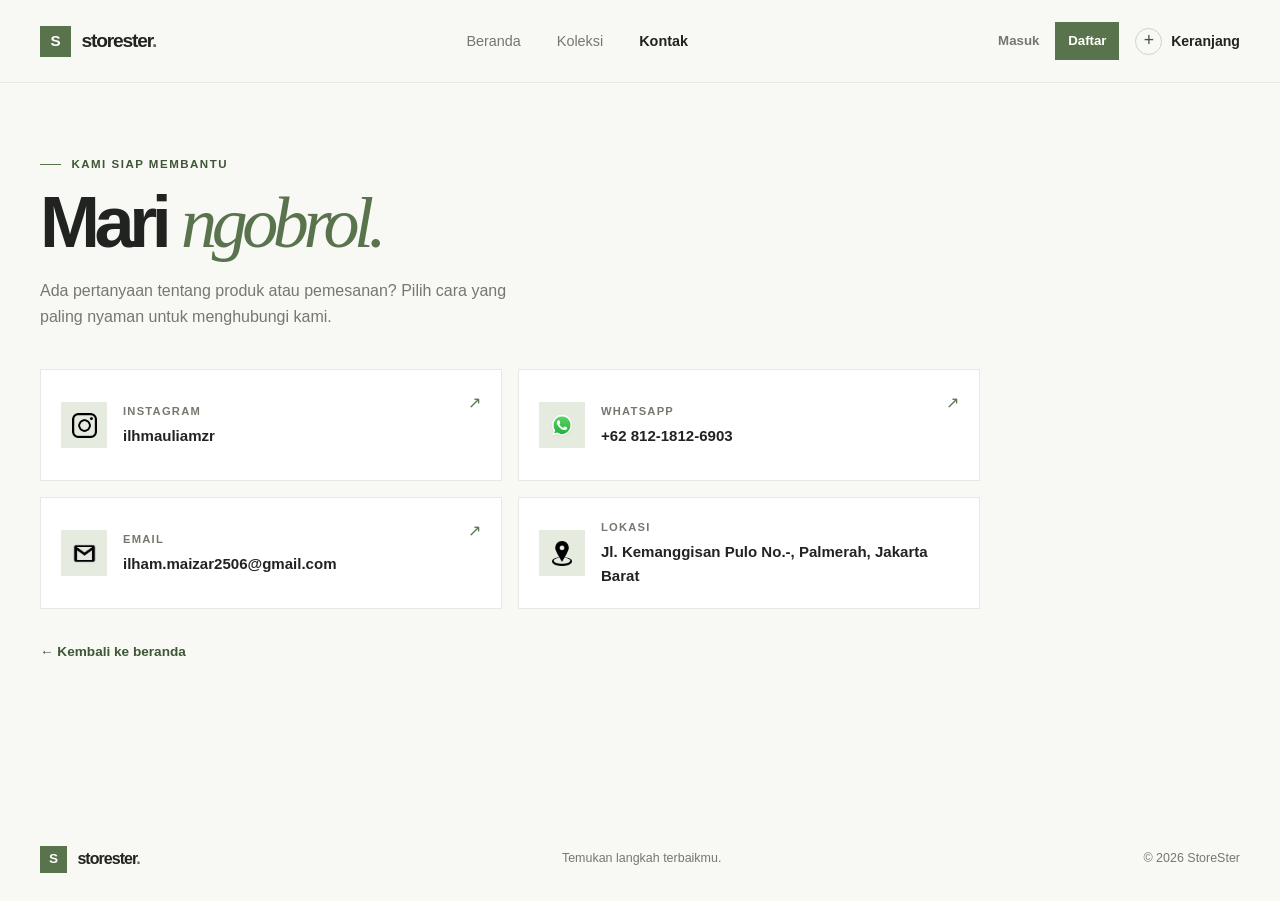
<file: layout/kontak.html>
<!DOCTYPE html>
<html lang="id">
  <head>
    <meta charset="UTF-8" />
    <meta name="viewport" content="width=device-width, initial-scale=1.0" />
    <meta name="description" content="Hubungi StoreSter untuk informasi produk dan pemesanan." />
    <title>Kontak — StoreSter</title>
    <link rel="stylesheet" href="style.css" />
    <link rel="stylesheet" href="kontak.css" />
  </head>
  <body>
    <header class="site-header">
      <div class="header-inner">
        <a class="brand" href="../index.php" aria-label="StoreSter, kembali ke beranda">
          <span class="brand-mark" aria-hidden="true">S</span>
          <span>storester<span class="brand-period">.</span></span>
        </a>
        <nav aria-label="Navigasi utama">
          <ul class="nav-links">
            <li><a class="nav-link" href="../index.php#home">Beranda</a></li>
            <li><a class="nav-link" href="../index.php#produk">Koleksi</a></li>
            <li><a class="nav-link is-current" href="kontak.html" aria-current="page">Kontak</a></li>
          </ul>
        </nav>
        <div class="header-actions">
          <a class="header-login" href="../login.php">Masuk</a>
          <a class="header-register" href="../registrasi.php">Daftar</a>
          <a class="cart-link" href="keranjang.php">
            <span class="cart-icon" aria-hidden="true">+</span>
            Keranjang
          </a>
        </div>
      </div>
    </header>

    <main class="page-main">
      <section class="page-shell contact-page" aria-labelledby="contact-title">
        <div class="page-intro">
          <p class="eyebrow"><span></span> Kami siap membantu</p>
          <h1 id="contact-title">Mari <em>ngobrol.</em></h1>
          <p>
            Ada pertanyaan tentang produk atau pemesanan? Pilih cara yang paling
            nyaman untuk menghubungi kami.
          </p>
        </div>

        <div class="contact-grid">
          <a class="contact-card" href="https://www.instagram.com/ilhmauliamzr/">
            <span class="contact-icon">
              <img src="instagram.jpg" alt="" />
            </span>
            <span class="contact-card-copy">
              <span class="contact-label">Instagram</span>
              <span class="contact-value">ilhmauliamzr</span>
            </span>
            <span class="contact-arrow" aria-hidden="true">↗</span>
          </a>

          <a class="contact-card" href="https://wa.me/6281218126903">
            <span class="contact-icon">
              <img src="whatsapp.jpg" alt="" />
            </span>
            <span class="contact-card-copy">
              <span class="contact-label">WhatsApp</span>
              <span class="contact-value">+62 812-1812-6903</span>
            </span>
            <span class="contact-arrow" aria-hidden="true">↗</span>
          </a>

          <a class="contact-card" href="mailto:ilham.maizar2506@gmail.com">
            <span class="contact-icon">
              <img src="email.jpg" alt="" />
            </span>
            <span class="contact-card-copy">
              <span class="contact-label">Email</span>
              <span class="contact-value">ilham.maizar2506@gmail.com</span>
            </span>
            <span class="contact-arrow" aria-hidden="true">↗</span>
          </a>

          <div class="contact-card contact-address">
            <span class="contact-icon">
              <img src="lokasi.jpg" alt="" />
            </span>
            <span class="contact-card-copy">
              <span class="contact-label">Lokasi</span>
              <span class="contact-value">
                Jl. Kemanggisan Pulo No.-, Palmerah, Jakarta Barat
              </span>
            </span>
          </div>
        </div>

        <a class="back-link" href="../index.php">← Kembali ke beranda</a>
      </section>
    </main>

    <footer class="site-footer">
      <a class="brand footer-brand" href="../index.php">
        <span class="brand-mark" aria-hidden="true">S</span>
        <span>storester<span class="brand-period">.</span></span>
      </a>
      <p>Temukan langkah terbaikmu.</p>
      <span>© 2026 StoreSter</span>
    </footer>
  </body>
</html>
</file>
<file: layout/style.css>
:root {
  color-scheme: light;
  --ink: #20231f;
  --muted: #74786f;
  --paper: #f8f8f4;
  --surface: #ffffff;
  --line: #e7e9e2;
  --accent: #59734d;
  --accent-dark: #3f5637;
  --sage: #e5ebdf;
  --content-width: 1200px;
}

* {
  box-sizing: border-box;
}

html {
  scroll-behavior: smooth;
  scroll-padding-top: 6rem;
}

body,
h1,
h2,
h3,
p,
ul {
  margin: 0;
}

body {
  background: var(--paper);
  color: var(--ink);
  font-family: "Segoe UI", Arial, sans-serif;
  font-size: 1rem;
  line-height: 1.6;
  -webkit-font-smoothing: antialiased;
}

a {
  color: inherit;
  text-decoration: none;
}

a:focus-visible {
  outline: 3px solid #91a983;
  outline-offset: 4px;
}

.site-header {
  position: relative;
  z-index: 1;
  background: var(--paper);
  border-bottom: 1px solid var(--line);
}

.header-inner,
.site-footer {
  width: min(var(--content-width), calc(100% - 3rem));
  margin: 0 auto;
}

.header-inner {
  min-height: 82px;
  display: flex;
  align-items: center;
  justify-content: space-between;
  gap: 2rem;
}

.header-actions {
  display: flex;
  align-items: center;
  gap: 1rem;
}

.header-logout {
  margin: 0;
}

.header-logout button {
  padding: 0;
  border: 0;
  background: transparent;
  cursor: pointer;
  font: inherit;
}

.header-user {
  color: var(--muted);
  font-size: 0.83rem;
}

.header-login,
.header-register {
  font-size: 0.83rem;
  font-weight: 650;
}

.header-login {
  color: var(--muted);
}

.header-login:hover {
  color: var(--ink);
}

.header-register {
  padding: 0.55rem 0.8rem;
  background: var(--accent);
  color: #fff;
}

.header-register:hover {
  background: var(--accent-dark);
}

.brand {
  display: inline-flex;
  align-items: center;
  gap: 0.65rem;
  font-size: 1.2rem;
  font-weight: 750;
  letter-spacing: -0.06em;
}

.brand-mark {
  width: 31px;
  height: 31px;
  display: inline-grid;
  place-items: center;
  background: var(--accent);
  color: #fff;
  font-size: 0.95rem;
  letter-spacing: 0;
}

.brand-period {
  color: var(--accent);
}

.nav-links {
  display: flex;
  align-items: center;
  gap: 2.25rem;
  padding: 0;
  list-style: none;
}

.nav-link {
  color: var(--muted);
  font-size: 0.9rem;
  transition: color 160ms ease;
}

.nav-link:hover,
.nav-link.is-current {
  color: var(--ink);
}

.nav-link.is-current {
  font-weight: 650;
}

.cart-link {
  display: inline-flex;
  align-items: center;
  gap: 0.55rem;
  font-size: 0.88rem;
  font-weight: 650;
}

.cart-icon {
  width: 27px;
  height: 27px;
  display: inline-grid;
  place-items: center;
  border: 1px solid #cdd3c8;
  border-radius: 50%;
  color: var(--accent-dark);
  font-size: 1.1rem;
  font-weight: 400;
  line-height: 1;
}

.hero {
  width: min(var(--content-width), calc(100% - 3rem));
  min-height: 530px;
  margin: 0 auto;
  padding: 3.75rem 0 4.25rem;
  display: grid;
  grid-template-columns: 0.9fr 1.1fr;
  align-items: center;
  gap: 5rem;
}

.hero-copy {
  padding: 1rem 0;
}

.eyebrow {
  display: flex;
  align-items: center;
  gap: 0.65rem;
  color: var(--accent-dark);
  font-size: 0.72rem;
  font-weight: 700;
  letter-spacing: 0.13em;
  text-transform: uppercase;
}

.eyebrow > span {
  width: 21px;
  height: 1px;
  background: var(--accent);
}

.hero h1 {
  max-width: 540px;
  margin-top: 1.35rem;
  font-size: clamp(3.2rem, 5.7vw, 5.4rem);
  font-weight: 650;
  letter-spacing: -0.075em;
  line-height: 0.99;
}

.hero h1 em {
  color: var(--accent);
  font-family: Georgia, "Times New Roman", serif;
  font-weight: 400;
}

.hero-description {
  max-width: 410px;
  margin-top: 1.5rem;
  color: var(--muted);
  font-size: 1.02rem;
}

.hero-actions {
  margin-top: 2rem;
  display: flex;
  align-items: center;
  flex-wrap: wrap;
  gap: 1.5rem;
}

.button {
  min-height: 50px;
  padding: 0.8rem 1.2rem;
  display: inline-flex;
  align-items: center;
  justify-content: center;
  gap: 1.4rem;
  font-size: 0.88rem;
  font-weight: 650;
  transition: background-color 160ms ease, color 160ms ease, transform 160ms ease;
}

.button:hover {
  transform: translateY(-2px);
}

.button-primary {
  background: var(--accent);
  color: #fff;
}

.button-primary:hover {
  background: var(--accent-dark);
}

.text-link {
  color: var(--ink);
  font-size: 0.88rem;
  font-weight: 600;
  text-decoration: underline;
  text-decoration-color: #aeb9a5;
  text-underline-offset: 5px;
}

.hero-note {
  margin-top: 3.4rem;
  display: flex;
  align-items: center;
  gap: 0.75rem;
  color: var(--muted);
  font-size: 0.78rem;
}

.note-line {
  width: 34px;
  height: 1px;
  background: #b9c2b2;
}

.hero-visual {
  min-height: 390px;
  position: relative;
  display: flex;
  align-items: center;
  justify-content: center;
  background: var(--sage);
  overflow: hidden;
}

.hero-visual::before {
  width: 70%;
  aspect-ratio: 1;
  position: absolute;
  top: 50%;
  left: 50%;
  border: 1px solid rgb(63 86 55 / 14%);
  border-radius: 50%;
  content: "";
  transform: translate(-50%, -50%);
}

.hero-visual img {
  width: min(88%, 440px);
  position: relative;
  z-index: 0;
  mix-blend-mode: multiply;
  object-fit: contain;
}

.visual-label {
  position: absolute;
  top: 1.25rem;
  left: 1.35rem;
  z-index: 1;
  display: flex;
  align-items: center;
  gap: 0.5rem;
  color: var(--accent-dark);
  font-size: 0.68rem;
  font-weight: 700;
  letter-spacing: 0.08em;
  text-transform: uppercase;
}

.label-dot {
  width: 7px;
  height: 7px;
  border-radius: 50%;
  background: var(--accent);
}

.hero-product {
  position: absolute;
  right: 1.25rem;
  bottom: 1.25rem;
  left: 1.25rem;
  z-index: 1;
  padding: 0.9rem 1rem;
  display: flex;
  align-items: center;
  justify-content: space-between;
  background: var(--surface);
}

.product-kicker,
.product-brand {
  color: var(--muted);
  font-size: 0.65rem;
  font-weight: 700;
  letter-spacing: 0.12em;
  text-transform: uppercase;
}

.hero-product-name {
  margin-top: 0.12rem;
  font-size: 0.9rem;
  font-weight: 650;
}

.hero-product > a {
  width: 34px;
  height: 34px;
  display: grid;
  place-items: center;
  background: var(--accent);
  color: #fff;
  font-size: 1.1rem;
}

.visual-index {
  position: absolute;
  top: 1.3rem;
  right: 1.35rem;
  color: #76826f;
  font-size: 0.68rem;
  letter-spacing: 0.08em;
}

.section-wrap {
  width: min(var(--content-width), calc(100% - 3rem));
  margin: 0 auto;
}

.collection {
  padding: 4.5rem 0 5.5rem;
  border-top: 1px solid var(--line);
}

.section-heading {
  margin-bottom: 2rem;
  display: flex;
  align-items: end;
  justify-content: space-between;
  gap: 2rem;
}

.section-heading h2,
.contact-strip h2 {
  margin-top: 0.65rem;
  font-size: clamp(1.8rem, 3vw, 2.55rem);
  font-weight: 620;
  letter-spacing: -0.055em;
  line-height: 1.15;
}

.section-heading h2 > span {
  color: var(--accent);
}

.section-description {
  max-width: 300px;
  padding-bottom: 0.2rem;
  color: var(--muted);
  font-size: 0.88rem;
}

.product-grid {
  display: grid;
  grid-template-columns: repeat(4, minmax(0, 1fr));
  gap: 1.25rem;
}

.product-card {
  min-width: 0;
}

.product-image {
  aspect-ratio: 1 / 0.88;
  position: relative;
  display: flex;
  align-items: center;
  justify-content: center;
  background: #f0f1ec;
  overflow: hidden;
}

.product-image img {
  width: 100%;
  height: 100%;
  object-fit: cover;
  transition: transform 240ms ease;
}

.product-image:hover img {
  transform: scale(1.045);
}

.product-tag {
  position: absolute;
  top: 0.75rem;
  left: 0.75rem;
  z-index: 1;
  padding: 0.3rem 0.55rem;
  background: var(--accent);
  color: #fff;
  font-size: 0.62rem;
  font-weight: 650;
  letter-spacing: 0.02em;
}

.product-tag-muted {
  background: #f8f8f4;
  color: var(--ink);
}

.image-arrow {
  width: 31px;
  height: 31px;
  position: absolute;
  right: 0.7rem;
  bottom: 0.7rem;
  display: grid;
  place-items: center;
  background: var(--surface);
  color: var(--ink);
  opacity: 0;
  transform: translateY(4px);
  transition: opacity 160ms ease, transform 160ms ease;
}

.product-image:hover .image-arrow,
.product-image:focus-visible .image-arrow {
  opacity: 1;
  transform: translateY(0);
}

.product-info {
  min-height: 82px;
  padding: 0.9rem 0 0.55rem;
  display: flex;
  align-items: start;
  justify-content: space-between;
  gap: 0.5rem;
}

.product-info h3 {
  margin-top: 0.2rem;
  font-size: 0.94rem;
  font-weight: 650;
  letter-spacing: -0.02em;
}

.product-price {
  padding-top: 1rem;
  white-space: nowrap;
  font-size: 0.79rem;
  font-weight: 650;
}

.product-action {
  padding-top: 0.75rem;
  display: flex;
  align-items: center;
  justify-content: space-between;
  border-top: 1px solid var(--line);
  color: var(--accent-dark);
  font-size: 0.78rem;
  font-weight: 650;
}

.product-action:hover {
  color: var(--ink);
}

.contact-strip {
  padding: 3rem max(1.5rem, calc((100% - var(--content-width)) / 2));
  display: flex;
  align-items: center;
  justify-content: space-between;
  gap: 2rem;
  background: #263024;
  color: #fff;
}

.contact-strip .eyebrow {
  color: #c6d4bd;
}

.contact-strip .eyebrow > span {
  background: #a7be9b;
}

.contact-strip h2 {
  margin-top: 0.55rem;
}

.contact-strip > div > p:last-child {
  margin-top: 0.55rem;
  color: #c5cbc1;
  font-size: 0.88rem;
}

.button-light {
  flex-shrink: 0;
  background: #f8f8f4;
  color: var(--ink);
}

.button-light:hover {
  background: #dfe8d9;
}

.site-footer {
  min-height: 84px;
  display: flex;
  align-items: center;
  justify-content: space-between;
  gap: 1.5rem;
  color: var(--muted);
  font-size: 0.78rem;
}

.footer-brand {
  color: var(--ink);
  font-size: 1rem;
}

.footer-brand .brand-mark {
  width: 27px;
  height: 27px;
  font-size: 0.85rem;
}

@media (max-width: 900px) {
  .hero {
    min-height: 0;
    gap: 2.5rem;
  }

  .hero h1 {
    font-size: clamp(3rem, 7vw, 4.5rem);
  }

  .hero-visual {
    min-height: 350px;
  }

  .product-grid {
    grid-template-columns: repeat(2, minmax(0, 1fr));
    column-gap: 1.5rem;
    row-gap: 2rem;
  }
}

@media (max-width: 640px) {
  html {
    scroll-padding-top: 1.5rem;
  }

  .header-inner,
  .site-footer,
  .hero,
  .section-wrap {
    width: min(100% - 2rem, var(--content-width));
  }

  .header-inner {
    min-height: 70px;
    flex-wrap: wrap;
    gap: 0.6rem 1rem;
  }

  .header-actions {
    margin-left: auto;
    gap: 0.65rem;
  }

  .header-login,
  .header-register {
    font-size: 0.75rem;
  }

  .header-user {
    font-size: 0.75rem;
  }

  .header-register {
    padding: 0.45rem 0.6rem;
  }

  .brand {
    font-size: 1.05rem;
  }

  .brand-mark {
    width: 28px;
    height: 28px;
  }

  .header-inner nav {
    order: 3;
    width: 100%;
    padding: 0.15rem 0 0.7rem;
  }

  .nav-links {
    justify-content: space-between;
    gap: 1rem;
  }

  .page-shell {
    width: min(100% - 2rem, var(--content-width));
  }

  .account-main {
    padding: 2rem 0;
  }

  .nav-link {
    font-size: 0.82rem;
  }

  .cart-link {
    font-size: 0.8rem;
  }

  .cart-icon {
    width: 25px;
    height: 25px;
  }

  .hero {
    padding: 3rem 0;
    grid-template-columns: 1fr;
    gap: 2rem;
  }

  .hero-copy {
    padding: 0;
  }

  .hero h1 {
    max-width: 450px;
    margin-top: 1rem;
    font-size: clamp(3.2rem, 14vw, 4.5rem);
  }

  .hero-description {
    margin-top: 1rem;
    font-size: 0.94rem;
  }

  .hero-actions {
    margin-top: 1.5rem;
  }

  .hero-note {
    margin-top: 1.75rem;
  }

  .hero-visual {
    min-height: 310px;
  }

  .hero-visual img {
    width: min(92%, 390px);
  }

  .collection {
    padding: 3rem 0 3.75rem;
  }

  .section-heading {
    align-items: start;
    flex-direction: column;
    gap: 0.8rem;
  }

  .section-description {
    max-width: 360px;
  }

  .product-grid {
    gap: 1.6rem 0.85rem;
  }

  .product-image {
    aspect-ratio: 1 / 0.9;
  }

  .product-info {
    min-height: 95px;
    flex-direction: column;
    gap: 0.15rem;
  }

  .product-price {
    padding-top: 0;
    font-size: 0.76rem;
  }

  .product-info h3 {
    font-size: 0.86rem;
  }

  .contact-strip {
    padding: 2.5rem 1rem;
    align-items: start;
    flex-direction: column;
    gap: 1.35rem;
  }

  .contact-strip h2 {
    font-size: 1.8rem;
  }

  .site-footer {
    min-height: 0;
    padding: 1.35rem 0;
    flex-wrap: wrap;
    gap: 0.5rem 1rem;
  }

  .site-footer > p {
    order: 3;
    width: 100%;
  }
}

  .page-main {
    min-height: calc(100vh - 166px);
  }

  .page-shell {
    width: min(var(--content-width), calc(100% - 3rem));
    margin: 0 auto;
  }

  .account-page {
    min-height: 100vh;
    display: flex;
    flex-direction: column;
  }

  .account-main {
    width: min(100% - 2rem, 560px);
    flex: 1;
    margin: 0 auto;
    padding: 3rem 0;
    display: grid;
    place-items: center;
  }

  .account-card {
    width: 100%;
    padding: clamp(1.5rem, 5vw, 2.75rem);
    border: 1px solid var(--line);
    background: var(--surface);
  }

  .account-card h1 {
    margin-top: 0.7rem;
    font-size: clamp(2.1rem, 7vw, 3rem);
    font-weight: 650;
    letter-spacing: -0.065em;
    line-height: 1.1;
  }

  .account-description {
    margin-top: 0.7rem;
    color: var(--muted);
    font-size: 0.9rem;
  }

  .account-alert {
    margin-top: 1rem;
    padding: 0.7rem 0.8rem;
    border-left: 3px solid #a34a3b;
    background: #fbefec;
    color: #713126;
    font-size: 0.82rem;
  }

  .account-form {
    margin-top: 1.75rem;
    display: grid;
    gap: 0.55rem;
  }

  .account-form label {
    margin-top: 0.45rem;
    font-size: 0.82rem;
    font-weight: 650;
  }

  .account-form input {
    width: 100%;
    min-height: 48px;
    padding: 0.75rem 0.85rem;
    border: 1px solid #d9ddd4;
    border-radius: 0;
    background: #fff;
    color: var(--ink);
    font: inherit;
    font-size: 0.88rem;
  }

  .account-form input::placeholder {
    color: #92978e;
  }

  .account-form input:focus-visible {
    border-color: var(--accent);
    outline: 3px solid rgb(89 115 77 / 18%);
    outline-offset: 1px;
  }

  .account-submit {
    width: 100%;
    margin-top: 0.85rem;
    border: 0;
    cursor: pointer;
    font: inherit;
  }

  .account-switch {
    margin-top: 1.35rem;
    color: var(--muted);
    text-align: center;
    font-size: 0.83rem;
  }

  .account-switch a {
    color: var(--accent-dark);
    font-weight: 700;
    text-decoration: underline;
    text-underline-offset: 3px;
  }

  @media (max-width: 360px) {
  .hero-actions {
    align-items: start;
    flex-direction: column;
    gap: 1rem;
  }

  .product-tag {
    top: 0.45rem;
    left: 0.45rem;
    padding: 0.25rem 0.35rem;
    font-size: 0.56rem;
  }
}

@media (prefers-reduced-motion: reduce) {
  *,
  *::before,
  *::after {
    scroll-behavior: auto !important;
    transition-duration: 0.01ms !important;
  }
}
</file>
<file: layout/kontak.css>
.contact-page {
  padding-top: 4.5rem;
  padding-bottom: 5rem;
}

.page-intro {
  max-width: 620px;
}

.page-intro h1 {
  margin-top: 0.75rem;
  font-size: clamp(2.7rem, 6vw, 4.5rem);
  font-weight: 650;
  letter-spacing: -0.075em;
  line-height: 1.05;
}

.page-intro h1 em {
  color: var(--accent);
  font-family: Georgia, "Times New Roman", serif;
  font-weight: 400;
}

.page-intro > p:last-child {
  max-width: 500px;
  margin-top: 1rem;
  color: var(--muted);
}

.contact-grid {
  max-width: 940px;
  margin-top: 2.5rem;
  display: grid;
  grid-template-columns: repeat(2, minmax(0, 1fr));
  gap: 1rem;
}

.contact-card {
  min-height: 112px;
  padding: 1.25rem;
  display: flex;
  align-items: center;
  gap: 1rem;
  border: 1px solid var(--line);
  background: var(--surface);
  transition:
    border-color 160ms ease,
    transform 160ms ease;
}

a.contact-card:hover {
  border-color: #bac7b2;
  transform: translateY(-2px);
}

a.contact-card:focus-visible {
  border-color: var(--accent);
}

.contact-icon {
  width: 46px;
  height: 46px;
  flex-shrink: 0;
  display: grid;
  place-items: center;
  background: var(--sage);
}

.contact-icon img {
  width: 25px;
  height: 25px;
  object-fit: contain;
}

.contact-card-copy {
  min-width: 0;
  display: grid;
  gap: 0.18rem;
}

.contact-label {
  color: var(--muted);
  font-size: 0.7rem;
  font-weight: 700;
  letter-spacing: 0.11em;
  text-transform: uppercase;
}

.contact-value {
  overflow-wrap: anywhere;
  font-size: 0.94rem;
  font-weight: 620;
}

.contact-arrow {
  margin-left: auto;
  align-self: start;
  color: var(--accent);
}

.back-link {
  margin-top: 2rem;
  display: inline-flex;
  color: var(--accent-dark);
  font-size: 0.85rem;
  font-weight: 650;
}

.back-link:hover {
  color: var(--ink);
}

@media (max-width: 640px) {
  .contact-page {
    padding-top: 3rem;
    padding-bottom: 3.5rem;
  }

  .contact-grid {
    margin-top: 1.8rem;
    grid-template-columns: 1fr;
    gap: 0.75rem;
  }

  .contact-card {
    min-height: 90px;
    padding: 1rem;
  }
}
</file>
